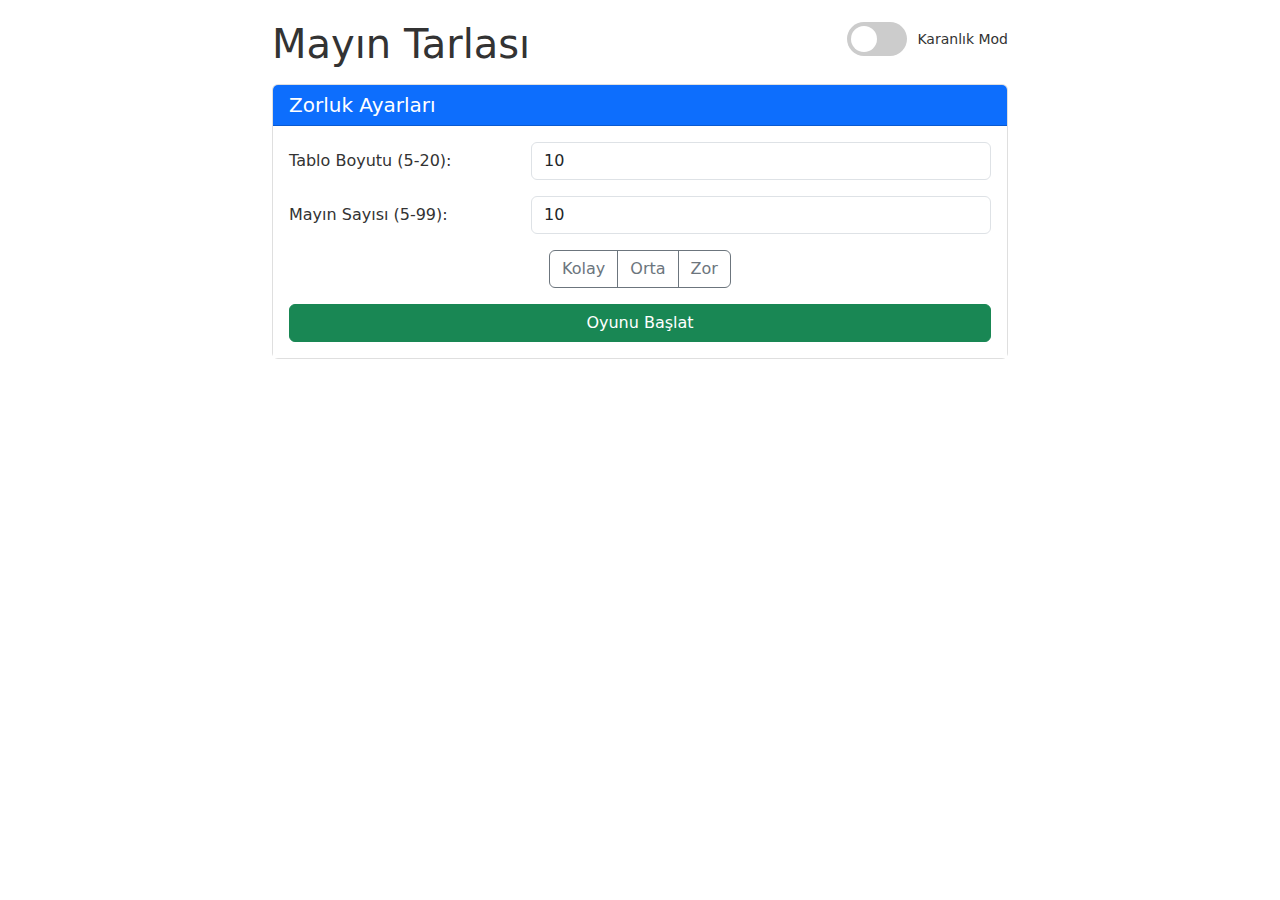
<file: minefield/index.html>
<!DOCTYPE html>
<html lang="tr">
<head>
  <meta charset="UTF-8">
  <meta name="viewport" content="width=device-width, initial-scale=1.0">
  <title>Mayın Tarlası</title>
  <!-- Bootstrap CSS -->
  <link href="https://cdnjs.cloudflare.com/ajax/libs/bootstrap/5.3.0/css/bootstrap.min.css" rel="stylesheet">
  <link href="styles.css" rel="stylesheet">
</head>
<body>
  <div class="container">
    <div class="row">
      <div class="col-lg-8 mx-auto">
        <div class="d-flex justify-content-between align-items-center mb-3">
          <h1 class="game-title mb-0">Mayın Tarlası</h1>
          
          <!-- Tema Değiştirici -->
          <div class="theme-switch-wrapper">
            <label class="theme-switch" for="theme-toggle">
              <input type="checkbox" id="theme-toggle">
              <span class="slider"></span>
            </label>
            <div class="theme-label">Karanlık Mod</div>
          </div>
        </div>
        
        <!-- Difficulty Settings Card -->
        <div class="card settings-card" id="difficulty-settings">
          <div class="card-header bg-primary text-white">
            <h5 class="mb-0">Zorluk Ayarları</h5>
          </div>
          <div class="card-body">
            <div class="mb-3 row">
              <label for="grid-size" class="col-sm-4 col-form-label">Tablo Boyutu (5-20):</label>
              <div class="col-sm-8">
                <input type="number" class="form-control" id="grid-size" min="5" max="20" value="10">
              </div>
            </div>
            <div class="mb-3 row">
              <label for="mine-count" class="col-sm-4 col-form-label">Mayın Sayısı (5-99):</label>
              <div class="col-sm-8">
                <input type="number" class="form-control" id="mine-count" min="5" max="99" value="10">
              </div>
            </div>
            
            <div class="d-flex justify-content-center mb-3">
              <div class="btn-group" role="group">
                <button type="button" class="btn btn-outline-secondary difficulty-preset" data-size="8" data-mines="10">Kolay</button>
                <button type="button" class="btn btn-outline-secondary difficulty-preset" data-size="12" data-mines="30">Orta</button>
                <button type="button" class="btn btn-outline-secondary difficulty-preset" data-size="16" data-mines="60">Zor</button>
              </div>
            </div>
            
            <div class="d-grid">
              <button id="start-game" class="btn btn-success">Oyunu Başlat</button>
            </div>
          </div>
        </div>
        
        <!-- Game Container -->
        <div id="game-container" style="display: none;">
          <div class="card mb-3">
            <div class="card-header bg-dark text-white">
              <div class="digital-display-container">
                <div class="digital-info-group">
                  <div class="digital-display-label">KALAN MAYIN</div>
                  <div class="digital-display" id="mines-count">10</div>
                </div>
                <div class="digital-info-group">
                  <div class="digital-display-label">SÜRE</div>
                  <div class="digital-display" id="timer">0</div>
                </div>
              </div>
            </div>
            <div class="card-body">
              <div class="mb-3 d-flex justify-content-between">
                <button id="restart" class="btn btn-primary">Yeni Oyun</button>
                <div class="form-check form-switch">
                  <input class="form-check-input" type="checkbox" id="flag-mode">
                  <label class="form-check-label" for="flag-mode">Bayrak Modu</label>
                </div>
              </div>
              
              <div class="grid-container">
                <div id="grid" class="grid"></div>
              </div>
              
              <div id="game-over" class="alert alert-danger mt-3" style="display: none;">
                Oyun Bitti! Mayına bastınız.
              </div>
              
              <div id="win-message" class="alert alert-success mt-3" style="display: none;">
                Tebrikler! Tüm mayınları buldunuz.
              </div>
            </div>
          </div>
        </div>
      </div>
    </div>
  </div>
  
  <!-- Bootstrap JS Bundle -->
  <script src="https://cdnjs.cloudflare.com/ajax/libs/bootstrap/5.3.0/js/bootstrap.bundle.min.js"></script>
  <script src="script.js"></script>
</body>
</html>
</file>
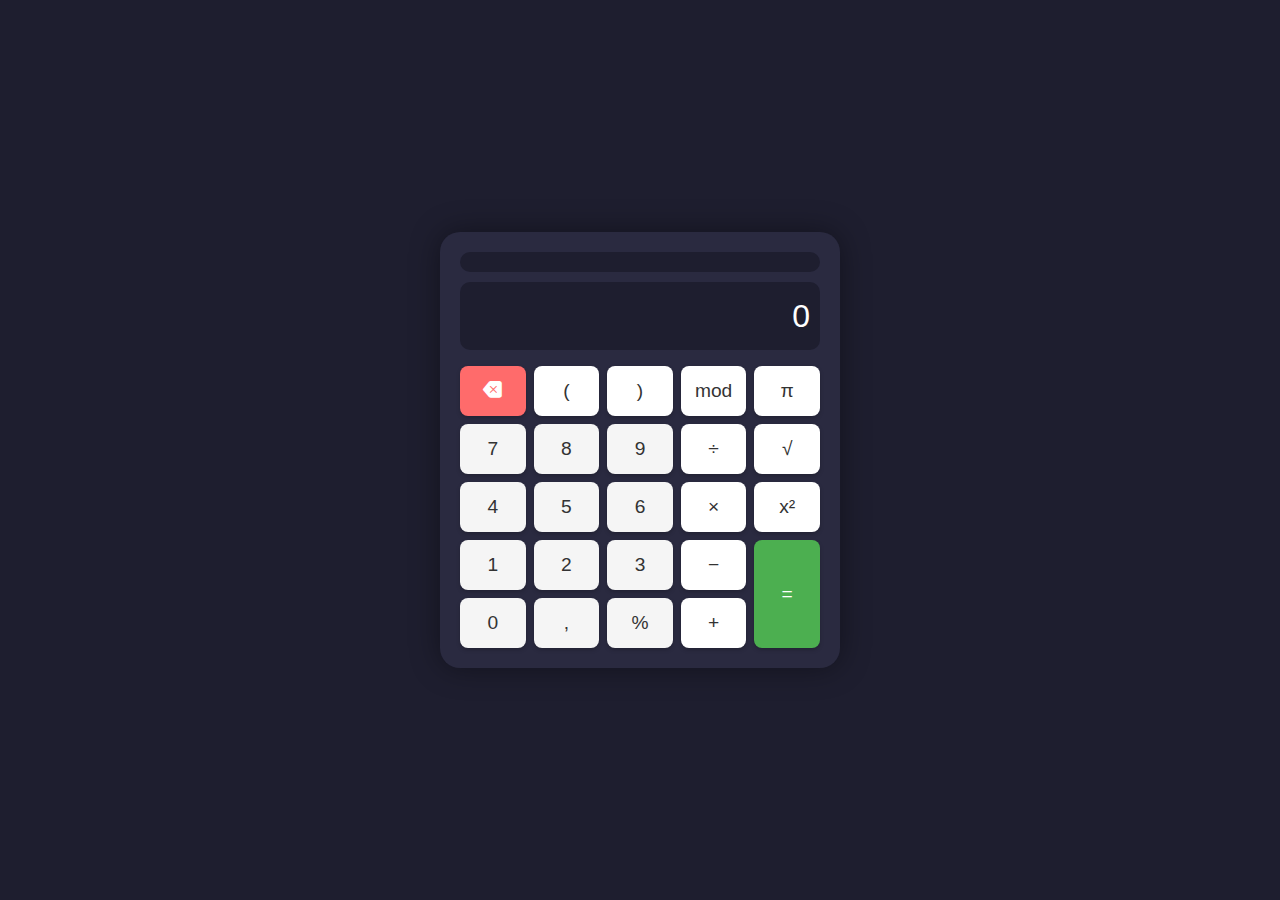
<file: calculator.html>
<!DOCTYPE html>
<html lang="tr">
<head>
  <meta charset="UTF-8">
  <meta name="viewport" content="width=device-width, initial-scale=1">
  <title>Calculator</title>
  <!-- Bootstrap CSS -->
  <link href="https://cdn.jsdelivr.net/npm/bootstrap@5.3.3/dist/css/bootstrap.min.css" rel="stylesheet">
  <!-- Bootstrap Icons -->
  <link href="https://cdn.jsdelivr.net/npm/bootstrap-icons@1.10.5/font/bootstrap-icons.css" rel="stylesheet">
  <style>
    body {
      background-color: #1e1e2f;
      color: white;
      height: 100vh;
      display: flex;
      align-items: center;
      justify-content: center;
      font-family: 'Segoe UI', sans-serif;
      margin: 0;
    }
    .calculator {
      background: #2a2a40;
      border-radius: 20px;
      padding: 20px;
      width: 100%;
      max-width: 400px;
      box-shadow: 0 0 30px rgba(0,0,0,0.4);
    }
    .display, .history {
      background: #1e1e2f;
      padding: 10px;
      border-radius: 10px;
      text-align: right;
    }
    .display {
      font-size: 2rem;
    }
    .history {
      font-size: 0.85rem;
      color: #bbb;
      max-height: 150px;
      overflow-y: auto;
      margin-bottom: 10px;
    }
    .history::-webkit-scrollbar {
      width: 6px;
    }
    .history::-webkit-scrollbar-track {
      background: transparent;
    }
    .history::-webkit-scrollbar-thumb {
      background-color: transparent;
      border-radius: 10px;
      transition: background-color 0.3s ease;
    }
    .history:hover::-webkit-scrollbar-thumb {
      background-color: #7ecbff;
    }

    /* 5×5 buton ızgarası */
    .button-grid {
      display: grid;
      grid-template-columns: repeat(5, 1fr);
      grid-auto-rows: minmax(50px, auto);
      gap: 8px;
    }

    /* Ortak buton stili */
    .button-grid .btn {
      border-radius: 8px;
      box-shadow: 0 2px 4px rgba(0,0,0,0.2);
      border: none;
      font-weight: 500;
      transition: background-color 0.2s, box-shadow 0.2s;
      padding: 0;
      font-size: 1.2rem;
      height: 100%;
      display: flex;
      align-items: center;
      justify-content: center;
    }
    .button-grid .btn:hover {
      box-shadow: 0 4px 8px rgba(0,0,0,0.2);
    }
    .btn-light {
      background-color: #f5f5f5;
      color: #333;
    }
    .btn-light:hover {
      background-color: #e0e0e0;
    }
    .btn-warning {
      background-color: #ffffff;
      color: #333;
      border: 1px solid #ccc;
    }
    .btn-warning:hover {
      background-color: #f2f2f2;
    }
    .btn-info {
      background-color: #ffffff;
      color: #333;
      border: 1px solid #ccc;
    }
    .btn-info:hover {
      background-color: #f2f2f2;
    }
    .btn-secondary {
      background-color: #ff6b6b;
      color: white;
    }
    .btn-secondary:hover {
      background-color: #ff5252;
    }
    .btn-success {
      background-color: #4caf50;
      color: white;
    }
    .btn-success:hover {
      background-color: #43a047;
    }

    /* "=" tuşu 4. ve 5. satırı kapsasın */
    .btn-equals {
      grid-column: 5;
      grid-row: 4 / span 2;
    }
  </style>
</head>
<body>

<div class="calculator">
  <div id="history" class="history"></div>
  <div id="display" class="display mb-3">0</div>

  <div class="button-grid">
    <!-- 1. Satır -->
    <button class="btn btn-secondary" onclick="undo()">
      <i class="bi bi-backspace-fill"></i>
    </button>
    <button class="btn btn-warning" onclick="appendOperator('(')">(</button>
    <button class="btn btn-warning" onclick="appendOperator(')')">)</button>
    <button class="btn btn-warning" onclick="appendOperator('%')">mod</button>
    <button class="btn btn-warning" onclick="appendPi()">π</button>

    <!-- 2. Satır -->
    <button class="btn btn-light" onclick="appendNumber('7')">7</button>
    <button class="btn btn-light" onclick="appendNumber('8')">8</button>
    <button class="btn btn-light" onclick="appendNumber('9')">9</button>
    <button class="btn btn-warning" onclick="appendOperator('/')">÷</button>
    <button class="btn btn-info" onclick="squareRoot()">√</button>

    <!-- 3. Satır -->
    <button class="btn btn-light" onclick="appendNumber('4')">4</button>
    <button class="btn btn-light" onclick="appendNumber('5')">5</button>
    <button class="btn btn-light" onclick="appendNumber('6')">6</button>
    <button class="btn btn-warning" onclick="appendOperator('*')">×</button>
    <button class="btn btn-info" onclick="square()">x²</button>

    <!-- 4. Satır -->
    <button class="btn btn-light" onclick="appendNumber('1')">1</button>
    <button class="btn btn-light" onclick="appendNumber('2')">2</button>
    <button class="btn btn-light" onclick="appendNumber('3')">3</button>
    <button class="btn btn-warning" onclick="appendOperator('-')">−</button>
    <button class="btn btn-success btn-equals" onclick="calculateResult()">=</button>

    <!-- 5. Satır -->
    <button class="btn btn-light" onclick="appendNumber('0')">0</button>
    <button class="btn btn-light" onclick="appendDot()">,</button>
    <button class="btn btn-light" onclick="appendOperator('%')">%</button>
    <button class="btn btn-warning" onclick="appendOperator('+')">+</button>
  
  </div>
</div>

<script>
  let display = document.getElementById('display');
  let history = document.getElementById('history');
  let currentInput = '';

  function updateDisplay() {
    display.innerText = currentInput || '0';
  }
  function appendNumber(n) {
    currentInput += n;
    updateDisplay();
  }
  function appendOperator(op) {
    currentInput += op;
    updateDisplay();
  }
  function appendDot() {
    currentInput += '.';
    updateDisplay();
  }
  function appendPi() {
    currentInput += 'π';
    updateDisplay();
  }
  function clearDisplay() {
    currentInput = '';
    updateDisplay();
  }
  function undo() {
    currentInput = currentInput.slice(0, -1);
    updateDisplay();
  }
  function squareRoot() {
    try {
      let expr = currentInput.replace(/π/g, Math.PI);
      currentInput = Math.sqrt(eval(expr)).toString();
      updateDisplay();
    } catch {
      showError();
    }
  }
  function square() {
    try {
      let expr = currentInput.replace(/π/g, Math.PI);
      currentInput = Math.pow(eval(expr), 2).toString();
      updateDisplay();
    } catch {
      showError();
    }
  }
  function inverse() {
    try {
      let expr = currentInput.replace(/π/g, Math.PI);
      currentInput = (1 / eval(expr)).toString();
      updateDisplay();
    } catch {
      showError();
    }
  }
  function calculateResult() {
    try {
      let expr = currentInput.replace(/π/g, Math.PI);
      let result = eval(expr);
      let entry = document.createElement('div');
      entry.textContent = `${currentInput} = ${result}`;
      history.appendChild(entry);
      history.scrollTop = history.scrollHeight;
      currentInput = result.toString();
      updateDisplay();
    } catch {
      showError();
    }
  }
  function showError() {
    currentInput = 'Hata';
    updateDisplay();
    setTimeout(clearDisplay, 1500);
  }

  document.addEventListener('keydown', e => {
    if (e.key >= '0' && e.key <= '9') appendNumber(e.key);
    if (['+', '-', '*', '/', '(', ')', '%'].includes(e.key)) appendOperator(e.key);
    if (e.key === '.') appendDot();
    if (e.key === 'Enter') calculateResult();
    if (e.key === 'Backspace') undo();
    if (e.key === 'Escape') clearDisplay();
  });
</script>

</body>
</html>
</file>
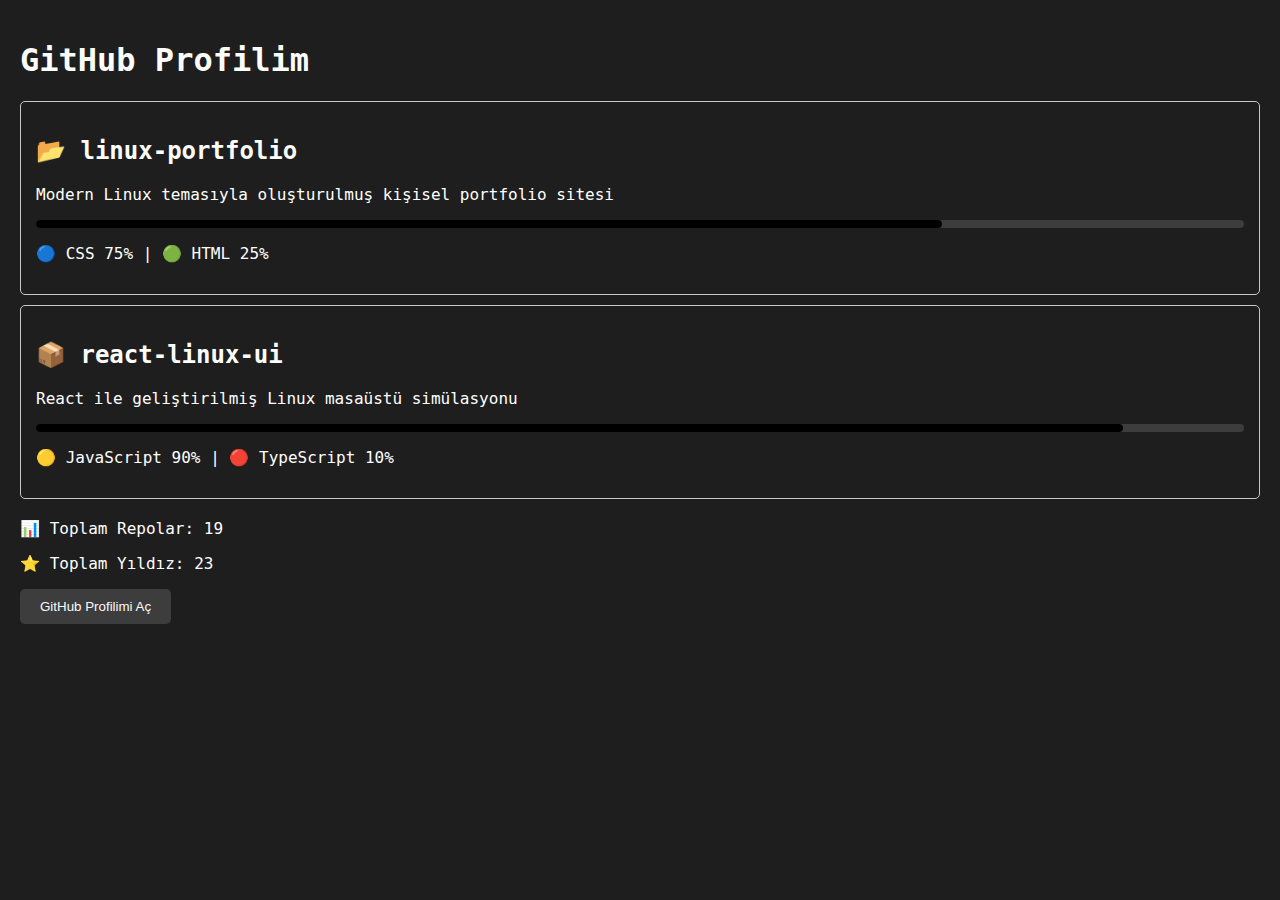
<file: github.html>
<!DOCTYPE html>
<html>
<head>
    <style>
        body {
            background: #1e1e1e;
            color: #ffffff;
            font-family: 'Ubuntu Mono', monospace;
            margin: 0;
            padding: 20px;
        }
        .repo-card {
            background: #1e1e1e;
            border: 1px solid #c8cac8;
            padding: 15px;
            margin: 10px 0;
            border-radius: 5px;
        }
        .language-bar {
            height: 8px;
            background: #3d3d3d;
            border-radius: 4px;
            margin: 10px 0;
        }
        .language-fill { 
            height: 100%;
            background: #000000;
            width: 75%;
            border-radius: 4px;
        }
    </style>
</head>
<body>
    <h1> GitHub Profilim</h1>
    
    <div class="repo-card">
        <h2>📂 linux-portfolio</h2>
        <p>Modern Linux temasıyla oluşturulmuş kişisel portfolio sitesi</p>
        <div class="language-bar">
            <div class="language-fill"></div>
        </div>
        <p>🔵 CSS 75% | 🟢 HTML 25%</p>
    </div>

    <div class="repo-card">
        <h2>📦 react-linux-ui</h2>
        <p>React ile geliştirilmiş Linux masaüstü simülasyonu</p>
        <div class="language-bar">
            <div class="language-fill" style="width: 90%"></div>
        </div>
        <p>🟡 JavaScript 90% | 🔴 TypeScript 10%</p>
    </div>

    <div style="margin-top: 20px;">
        <p>📊 Toplam Repolar: 19</p>
        <p>⭐ Toplam Yıldız: 23</p>

        <button onclick="window.open('https://github.com/Deviantistaken', '_blank')" 
        style="background: #3d3d3d; color: rgb(250, 250, 250); padding: 10px 20px; border: none; border-radius: 5px; cursor: pointer;">
     GitHub Profilimi Aç
</button>
</body>
</html>
</file>
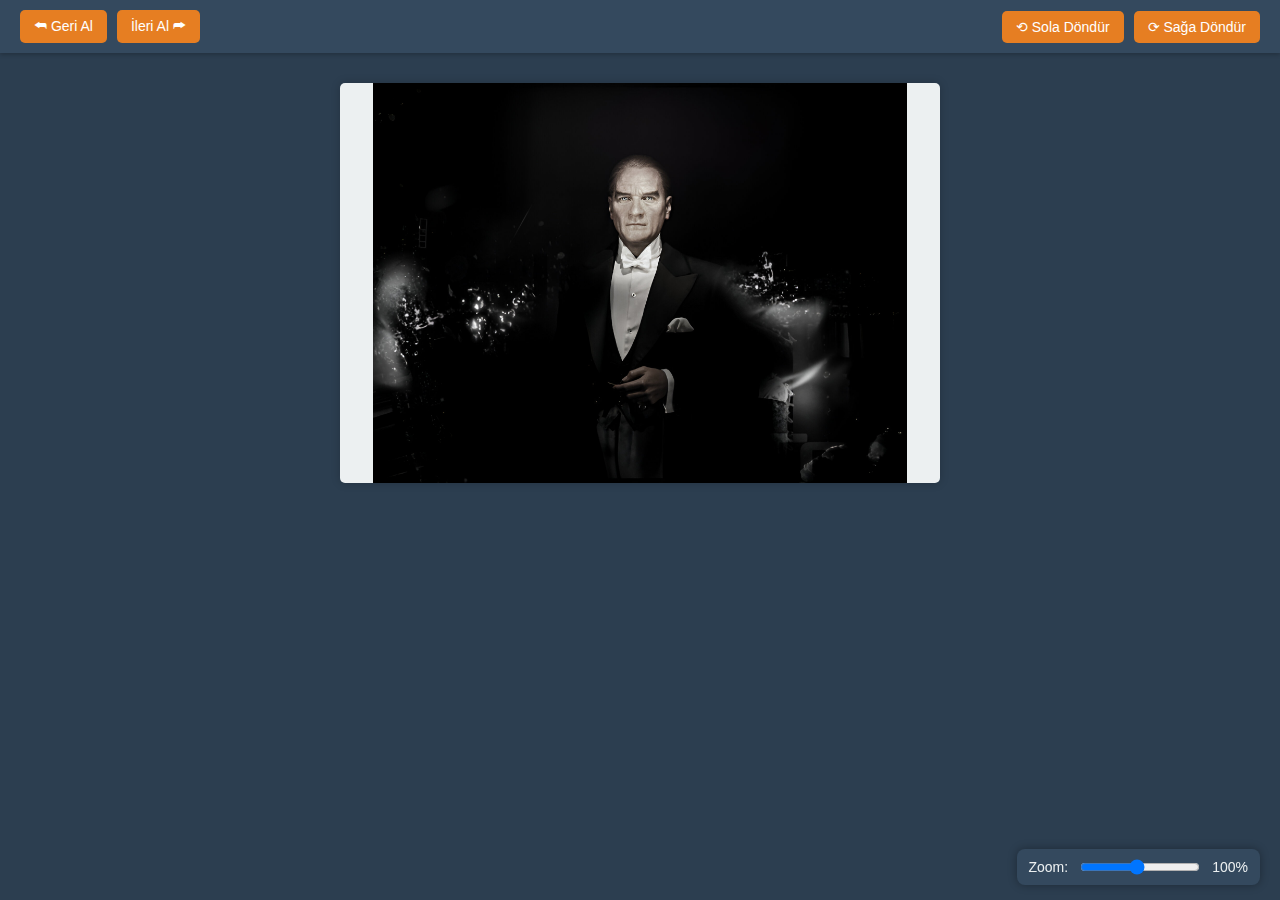
<file: havhav.html>
<!DOCTYPE html>
<html lang="tr">
<head>
  <meta charset="UTF-8">
  <title>Resim Düzenleyici</title>
  <style>
    body {
      margin: 0;
      font-family: sans-serif;
      background: #2c3e50;
      color: #ecf0f1;
      overflow: hidden;
    }

    .toolbar {
      display: flex;
      justify-content: space-between;
      align-items: center;
      background: #34495e;
      padding: 10px 20px;
      box-shadow: 0 2px 4px rgba(0,0,0,0.2);
    }

    .toolbar .left,
    .toolbar .right {
      display: flex;
      gap: 10px;
    }

    button {
      background: #e67e22;
      border: none;
      padding: 8px 14px;
      border-radius: 5px;
      font-size: 14px;
      cursor: pointer;
      color: #fff;
      transition: background 0.3s;
    }

    button:hover {
      background: #d35400;
    }

    .canvas-container {
      display: flex;
      justify-content: center;
      align-items: center;
      margin-top: 30px;
    }

    canvas {
      background: #ecf0f1;
      border-radius: 5px;
      box-shadow: 0 0 10px #0003;
      width: 600px;
      height: 400px;
    }

    .zoom-control {
      position: fixed;
      bottom: 15px;
      right: 20px;
      display: flex;
      align-items: center;
      gap: 10px;
      background: #34495e;
      padding: 8px 12px;
      border-radius: 8px;
      box-shadow: 0 0 10px #0005;
    }

    .zoom-control input[type="range"] {
      width: 120px;
    }

    .zoom-control span {
      font-size: 14px;
      white-space: nowrap;
    }
  </style>
</head>
<body>

  <div class="toolbar">
    <div class="left">
      <button onclick="undo()">⮪ Geri Al</button>
      <button onclick="redo()">İleri Al ⮫</button>
    </div>
    <div class="right">
      <button onclick="rotateLeft()">⟲ Sola Döndür</button>
      <button onclick="rotateRight()">⟳ Sağa Döndür</button>
    </div>
  </div>

  <div class="canvas-container">
    <canvas id="canvas" width="600" height="400"></canvas>
  </div>

  <div class="zoom-control">
    <span>Zoom:</span>
    <input type="range" id="zoomSlider" min="10" max="200" value="100">
    <span id="zoomLabel">100%</span>
  </div>

  <script>
    const canvas = document.getElementById('canvas');
    const ctx = canvas.getContext('2d');
    const zoomSlider = document.getElementById('zoomSlider');
    const zoomLabel = document.getElementById('zoomLabel');

    let baseImage = new Image();
    baseImage.src = 'atam.jpg';

    let angle = 0;
    let zoom = 1;
    let history = [];
    let redoStack = [];

    baseImage.onload = () => {
      saveState();
      redraw();
    };

    function redraw() {
      ctx.clearRect(0, 0, canvas.width, canvas.height);
      ctx.save();

      const cx = canvas.width / 2;
      const cy = canvas.height / 2;
      ctx.translate(cx, cy);
      ctx.rotate(angle);

      // Zoom'la beraber ölçekleme
      const scale = Math.min(canvas.width / baseImage.naturalWidth, canvas.height / baseImage.naturalHeight) * zoom;
      const drawWidth = baseImage.naturalWidth * scale;
      const drawHeight = baseImage.naturalHeight * scale;

      ctx.drawImage(baseImage, -drawWidth / 2, -drawHeight / 2, drawWidth, drawHeight);
      ctx.restore();
    }

    zoomSlider.addEventListener('input', () => {
      zoom = zoomSlider.value / 100;
      zoomLabel.textContent = `${zoomSlider.value}%`;
      redraw();
    });

    function rotateLeft() {
      angle -= Math.PI / 2;
      saveState();
      redraw();
    }

    function rotateRight() {
      angle += Math.PI / 2;
      saveState();
      redraw();
    }

    function saveState() {
      history.push({ angle, zoom });
      redoStack = [];
    }

    function undo() {
      if (history.length > 1) {
        redoStack.push(history.pop());
        const prev = history[history.length - 1];
        angle = prev.angle;
        zoom = prev.zoom;
        zoomSlider.value = zoom * 100;
        zoomLabel.textContent = `${zoomSlider.value}%`;
        redraw();
      }
    }

    function redo() {
      if (redoStack.length > 0) {
        const next = redoStack.pop();
        history.push(next);
        angle = next.angle;
        zoom = next.zoom;
        zoomSlider.value = zoom * 100;
        zoomLabel.textContent = `${zoomSlider.value}%`;
        redraw();
      }
    }
  </script>
</body>
</html>
</file>
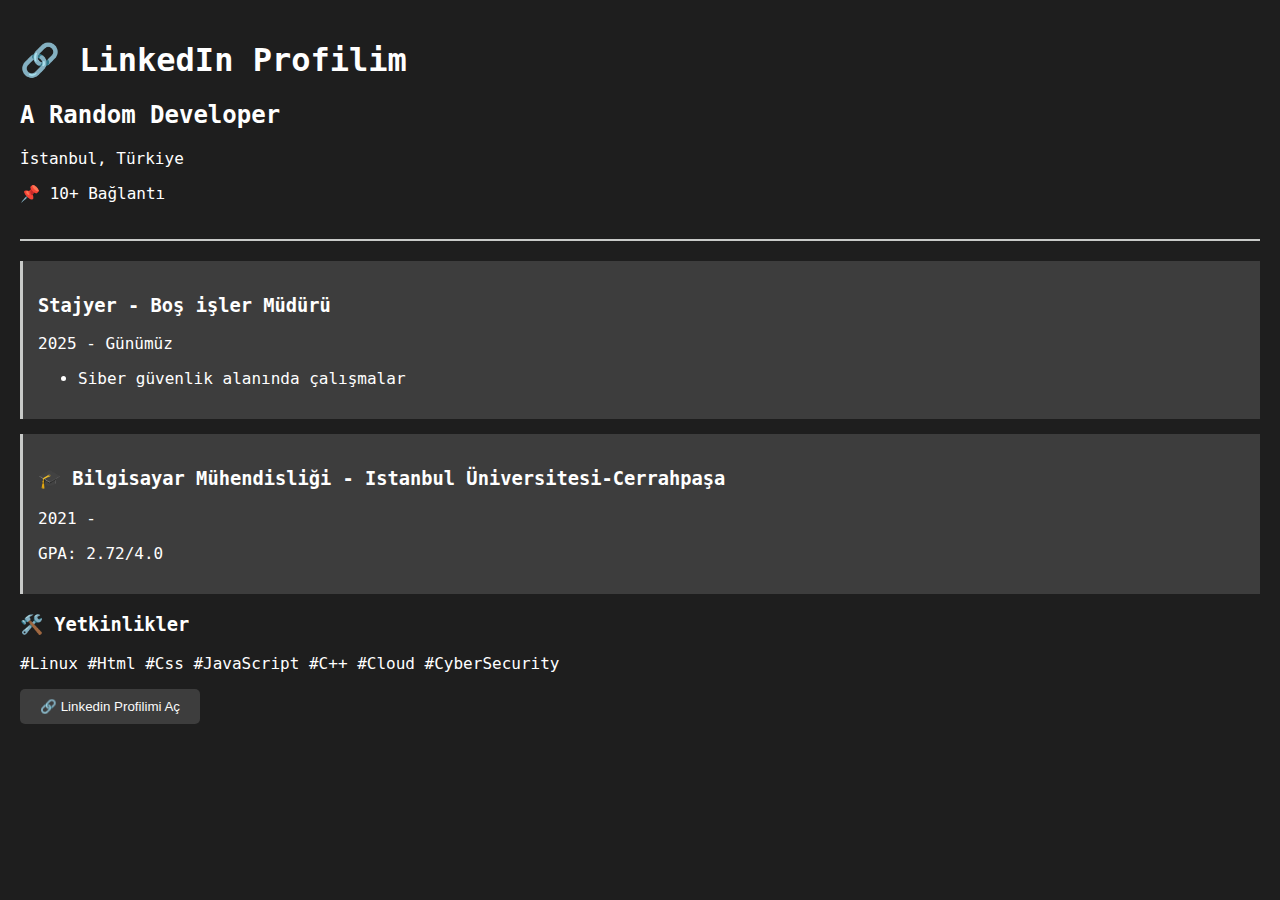
<file: linkedin.html>
<!DOCTYPE html>
<html>
<head>
    <style>
        body {
            background: #1e1e1e;
            color: #ffffff;
            font-family: 'Ubuntu Mono', monospace;
            margin: 0;
            padding: 20px;
        }
        .profile-header {
            border-bottom: 2px solid #c8cac8;
            padding-bottom: 20px;
            margin-bottom: 20px;
        }
        .experience-card {
            background: #3d3d3d;
            padding: 15px;
            margin: 15px 0;
            border-left: 3px solid #c8cac8;
        }
    </style>
</head>
<body>
    <div class="profile-header">
        <h1>🔗 LinkedIn Profilim</h1>
        <h2> A Random Developer</h2>
        <p> İstanbul, Türkiye</p>
        <p>📌 10+ Bağlantı</p>
    </div>

    <div class="experience-card">
        <h3>   Stajyer - Boş işler Müdürü </h3>
        <p>2025 - Günümüz</p>
        <ul>
            <li>Siber güvenlik alanında çalışmalar</li>
        </ul>
    </div>

    <div class="experience-card">
        <h3>🎓 Bilgisayar Mühendisliği - Istanbul Üniversitesi-Cerrahpaşa</h3>
        <p>2021 -  </p>
        <p>GPA: 2.72/4.0</p>
    </div>

    <div style="margin-top: 20px;">
        <h3>🛠️ Yetkinlikler</h3>
        <p>#Linux #Html #Css #JavaScript #C++ #Cloud #CyberSecurity</p>
    </div>
    <button onclick="window.open('https://www.linkedin.com/in/hakanlok/', '_blank')" 
        style="background: #3d3d3d; color: rgb(250, 250, 250); padding: 10px 20px; border: none; border-radius: 5px; cursor: pointer;">
        🔗 Linkedin Profilimi Aç
</button>

</body>
</html>
</file>
<file: minefield/styles.css>
/* Temel değişkenler ve renk şeması */
:root {
  --bg-color: #ffffff;
  --text-color: #333333;
  --card-bg: #ffffff;
  --card-border: rgba(0, 0, 0, 0.125);
  --cell-bg: #a0a0a0;
  --cell-border: #bbb;
  --cell-hover: #eee;
  --revealed-bg: #f0f0f0;
  --mine-bg: #ff6b6b;
  --flagged-bg: #88c0d0;
  --num-1-color: blue;
  --num-2-color: green;
  --num-3-color: red;
  --num-4-color: darkblue;
  --num-5-color: brown;
  --num-6-color: teal;
  --num-7-color: black;
  --num-8-color: gray;
}

/* Karanlık mod değişkenleri */
[data-theme="dark"] {
  --bg-color: #121212;
  --text-color: #e0e0e0;
  --card-bg: #1e1e1e;
  --card-border: rgba(255, 255, 255, 0.125);
  --cell-bg: #817f7f;
  --cell-border: #666;
  --cell-hover: #555;
  --revealed-bg: #333;
  --mine-bg: #ff5252;
  --flagged-bg: #4fc3f7;
  --num-1-color: #42a5f5;
  --num-2-color: #66bb6a;
  --num-3-color: #ff7043;
  --num-4-color: #5c6bc0;
  --num-5-color: #ba68c8;
  --num-6-color: #4db6ac;
  --num-7-color: #f5f5f5;
  --num-8-color: #aaaaaa;
}

body {
  padding: 20px;
  background-color: var(--bg-color);
  color: var(--text-color);
  transition: background-color 0.3s ease, color 0.3s ease;
}

.game-title {
  margin-bottom: 20px;
  color: var(--text-color);
}

.settings-card {
  margin-bottom: 20px;
  background-color: var(--card-bg);
  border-color: var(--card-border);
}

.card {
  background-color: var(--card-bg);
  border-color: var(--card-border);
}

.card-body {
  background-color: var(--card-bg);
  color: var(--text-color);
}

.cell {
  width: 40px;
  height: 40px;
  margin: 1px;
  display: flex;
  align-items: center;
  justify-content: center;
  font-weight: bold;
  cursor: pointer;
  user-select: none;
  background-color: var(--cell-bg);
  border: 1px solid var(--cell-border);
  font-size: 1.2rem;
  position: relative;
  overflow: hidden;
  transition: background-color 0.3s ease;
}

.cell:hover {
  background-color: var(--cell-hover);
}

.revealed {
  background-color: var(--revealed-bg);
}

.mine {
  background-color: var(--mine-bg);
}

.flagged {
  background-color: var(--flagged-bg);
}

.grid-container {
  display: flex;
  justify-content: center;
}

.grid {
  display: inline-flex;
  flex-wrap: wrap;
  max-width: 100%;
  overflow: auto;
}

.grid-row {
  display: flex;
}

.num-1 { color: var(--num-1-color); }
.num-2 { color: var(--num-2-color); }
.num-3 { color: var(--num-3-color); }
.num-4 { color: var(--num-4-color); }
.num-5 { color: var(--num-5-color); }
.num-6 { color: var(--num-6-color); }
.num-7 { color: var(--num-7-color); }
.num-8 { color: var(--num-8-color); }

/* Dalga efekti için */
.ripple {
  position: absolute;
  width: 10px;
  height: 10px;
  background-color: rgba(255, 255, 255, 0.7);
  border-radius: 50%;
  transform: scale(0);
  animation: ripple-effect 0.6s linear;
  pointer-events: none;
}

[data-theme="dark"] .ripple {
  background-color: rgba(255, 255, 255, 0.4);
}

@keyframes ripple-effect {
  to {
    transform: scale(15);
    opacity: 0;
  }
}

/* Dalga efekti gecikmesi için */
.delayed-reveal {
  opacity: 0;
  animation: fade-in 0.3s forwards;
}

@keyframes fade-in {
  to {
    opacity: 1;
  }
}

/* Tema değiştirici */
.theme-switch-wrapper {
  display: flex;
  align-items: center;
  margin-bottom: 10px;
}

.theme-switch {
  display: inline-block;
  position: relative;
  width: 60px;
  height: 34px;
}

.theme-switch input {
  opacity: 0;
  width: 0;
  height: 0;
}

.slider {
  position: absolute;
  cursor: pointer;
  top: 0;
  left: 0;
  right: 0;
  bottom: 0;
  background-color: #ccc;
  transition: .4s;
  border-radius: 34px;
}

.slider:before {
  position: absolute;
  content: "";
  height: 26px;
  width: 26px;
  left: 4px;
  bottom: 4px;
  background-color: white;
  transition: .4s;
  border-radius: 50%;
}

input:checked + .slider {
  background-color: #2196F3;
}

input:focus + .slider {
  box-shadow: 0 0 1px #2196F3;
}

input:checked + .slider:before {
  transform: translateX(26px);
}

.theme-switch-wrapper .theme-label {
  margin-left: 10px;
  font-size: 14px;
}

/* Dark mode için form elemanları */
[data-theme="dark"] input.form-control,
[data-theme="dark"] .btn-outline-secondary {
  background-color: #333;
  color: #e0e0e0;
  border-color: #555;
}

[data-theme="dark"] input.form-control:focus {
  background-color: #444;
  color: #e0e0e0;
}

[data-theme="dark"] .form-check-label {
  color: var(--text-color);
}

.digital-display {
  background-color: #000;
  color: rgb(255, 255, 255);
  font-family: 'Digital-7', 'Courier New', monospace;
  font-size: 1.5rem;
  font-weight: bold;
  padding: 5px 10px;
  border-radius: 5px;
  margin: 0 5px;
  width: 80px;
  text-align: center;
  display: inline-block;
  box-shadow: inset 0 0 10px rgba(0, 0, 0, 0.6);
  border: 1px solid #444;
}

/* Dijital gösterge konteynerı */
.digital-display-container {
  display: flex;
  justify-content: space-between;
  align-items: center;
  margin-bottom: 10px;
  padding: 8px;
  background-color: #333;
  border-radius: 8px;
  border: 2px solid #555;
}

.digital-display-label {
  color: white;
  font-size: 0.9rem;
  margin-right: 5px;
}

.digital-info-group {
  display: flex;
  align-items: center;
}

/* Karanlık mod için dijital gösterge uyumlu kalır */
[data-theme="dark"] .digital-display {
  background-color: #000;
  color: rgb(255, 255, 255);
  border: 1px solid #555;
}

/* Dijital font için klavye tasarımı (dijital saat benzeri) */
@font-face {
  font-family: 'Digital-7';
  src: url('https://cdnjs.cloudflare.com/ajax/libs/digital-7-mono/1.0.0/digital-7-mono.ttf') format('truetype');
}
</file>
